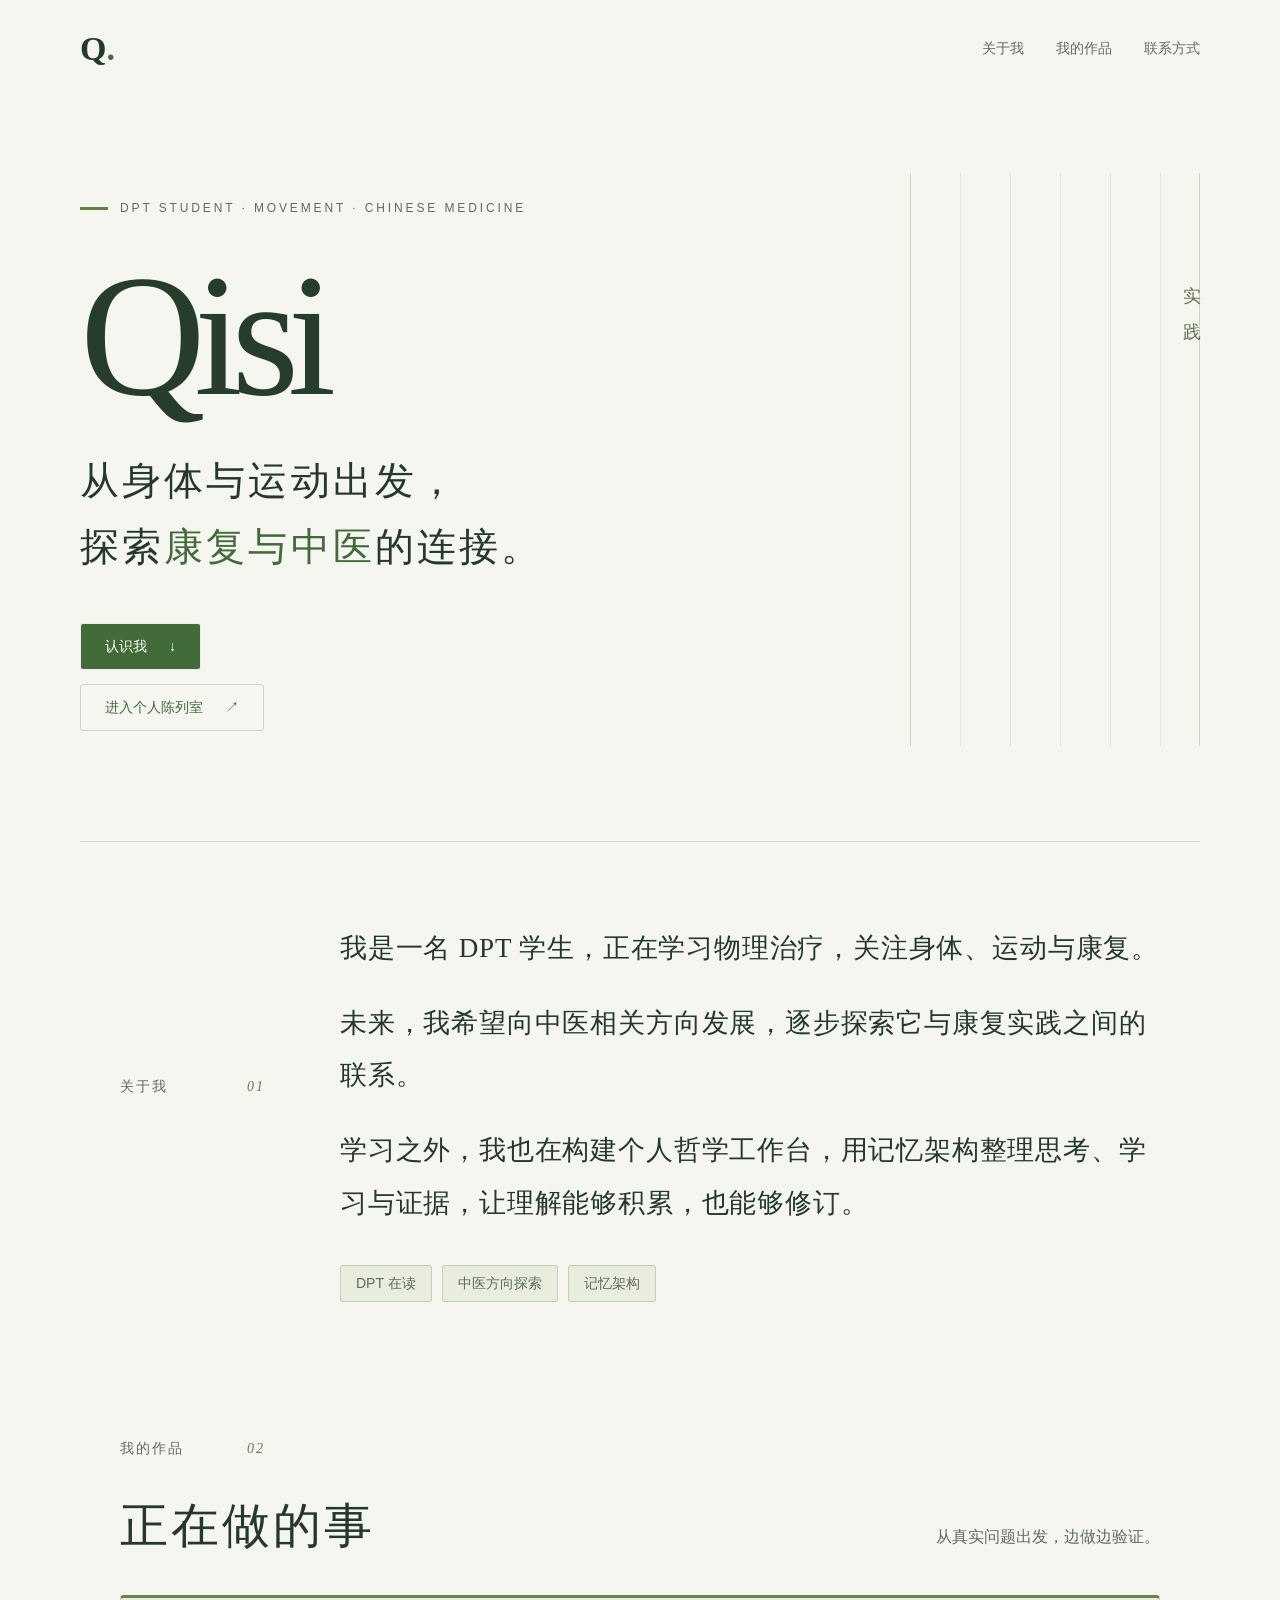
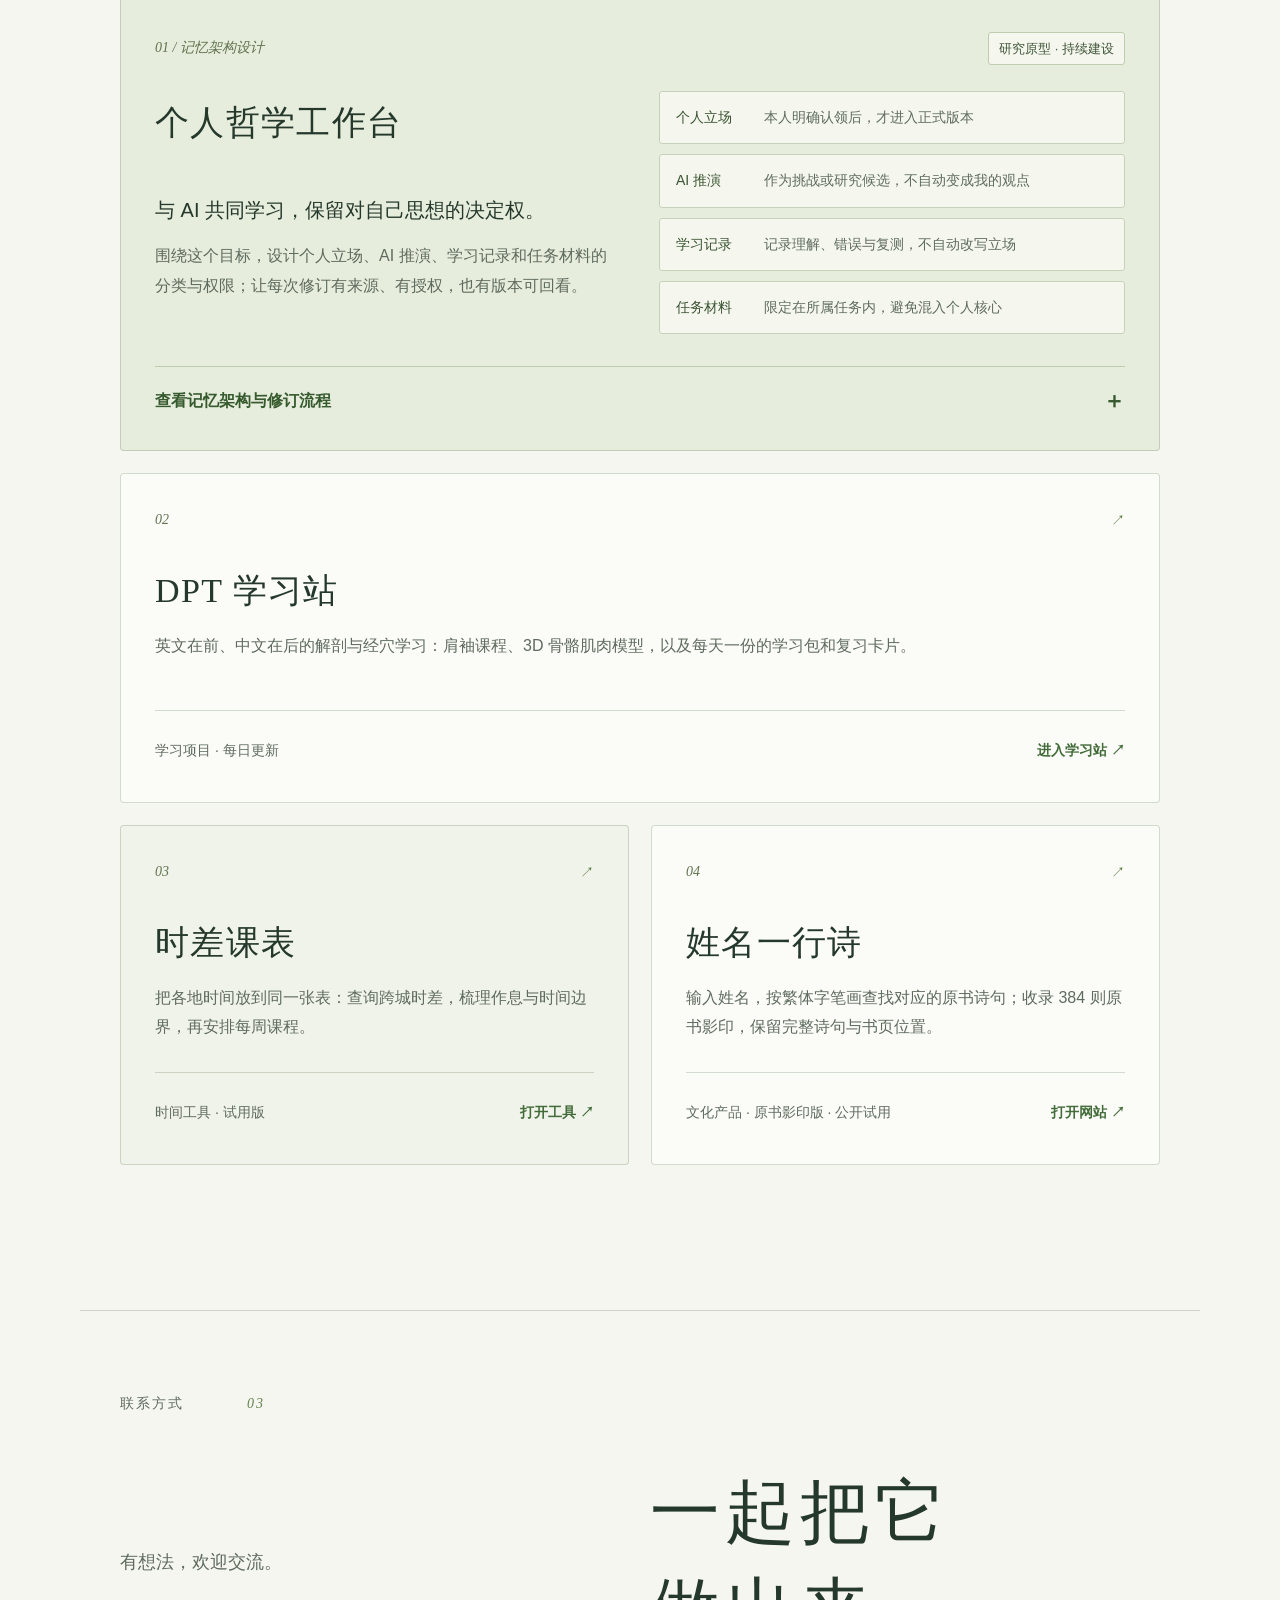
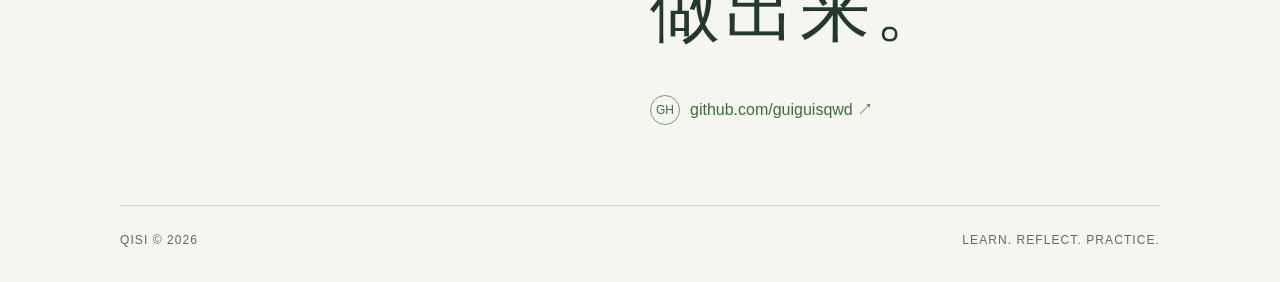
<file: index.html>
<!doctype html>
<html lang="zh-CN">
<head>
  <meta charset="utf-8">
  <meta name="viewport" content="width=device-width, initial-scale=1">
  <meta name="description" content="Qisi，DPT 学生，未来希望向中医相关方向发展。记录学习、个人哲学工作台与工具实践。">
  <meta name="theme-color" content="#f5f6f0">
  <title>Qisi · DPT 学生 · 中医与康复探索</title>
  <style>
    :root{--ink:#25382c;--paper:#f5f6f0;--blue:#426b39;--muted:#5f6b5e;--line:rgba(71,96,55,.22)}
    *{box-sizing:border-box}html{scroll-behavior:smooth;scroll-padding-top:32px}body{margin:0;color:var(--ink);background:#f5f6f0;font:16px/1.8 Arial,"PingFang SC","Microsoft YaHei",sans-serif}a{color:inherit;text-decoration:none}a:focus-visible{outline:2px solid var(--blue);outline-offset:6px;border-radius:6px}::selection{background:#d5e1c5;color:#25382c}
    .site-nav{max-width:1200px;margin:auto;padding:32px 40px;display:flex;align-items:center;justify-content:space-between}.monogram{font:600 34px/1 Georgia,serif}.monogram span{color:var(--blue)}.nav-links{display:flex;gap:32px;font-size:14px;color:var(--muted)}.nav-links a{transition:color .2s}.nav-links a:hover{color:var(--blue)}
    .hero{position:relative;isolation:isolate;max-width:1200px;margin:auto;min-height:680px;padding:100px 40px 110px;display:flex;flex-direction:column;align-items:flex-start;text-align:left}.hero::before{content:"";position:absolute;z-index:-1;top:75px;bottom:95px;right:40px;width:24%;border-left:1px solid #b5c6a1;border-right:1px solid #b5c6a1;background:repeating-linear-gradient(90deg,transparent 0 49px,#d7e0ca 49px 50px);opacity:.65}.hero-kicker{display:flex;align-items:center;gap:12px;font-size:12px;letter-spacing:.24em;color:var(--muted)}.hero-kicker span{height:3px;width:28px;flex-shrink:0;background:#648143}.hero h1{font:500 clamp(100px,14vw,174px)/1.06 Georgia,"Times New Roman",serif;letter-spacing:-.065em;margin:24px 0 20px;color:#263d2c}.hero-line{font-family:"Songti SC","STSong",Georgia,serif;font-size:clamp(25px,3.3vw,39px);line-height:1.7;letter-spacing:.08em;margin:0;max-width:850px}.hero-line em{font-style:normal;color:var(--blue)}.down-link{margin-top:42px;border:1px solid rgba(255,255,255,.9);border-radius:3px;padding:10px 24px;background:#426b39;color:#fff;box-shadow:none;font-size:14px}.down-link span{margin-left:18px;color:inherit}.hero-mark{position:absolute;right:35px;top:180px;font:18px/2 "Songti SC",serif;letter-spacing:.25em;color:#60704f}
    .section{max-width:1120px;padding:80px 40px;margin:auto}.section-label{display:flex;justify-content:space-between;align-items:center;width:145px;font-size:14px;letter-spacing:.14em;color:var(--muted)}.section-label span{font:italic 14px Georgia,serif;color:#64814d}.about{display:grid;grid-template-columns:180px minmax(0,1fr);gap:0 40px;border-top:1px solid var(--line)}.about-copy p{margin:0 0 22px;font-size:clamp(20px,2.3vw,27px);font-family:"Songti SC","STSong",serif;line-height:1.95;letter-spacing:.03em}.principles{grid-column:2;display:flex;flex-wrap:wrap;gap:10px;margin-top:14px}.principles span{font-size:14px;color:var(--muted);border:1px solid var(--line);border-radius:3px;padding:5px 15px;background:#e8edde}
    .work{padding-top:54px}.work-heading{display:flex;justify-content:space-between;align-items:baseline;gap:24px;margin:30px 0 36px}.work-heading h2{font:400 clamp(34px,4vw,48px)/1.4 "Songti SC","STSong",serif;letter-spacing:.06em;margin:0}.work-heading p{margin:0;color:var(--muted)}.project-grid{display:grid;grid-template-columns:repeat(2,minmax(0,1fr));gap:22px}.project-card{position:relative;min-width:0;padding:34px;min-height:330px;display:flex;flex-direction:column;border:1px solid var(--line);border-radius:4px;background:#fbfcf8;box-shadow:none;transition:transform .3s,box-shadow .3s}.project-card:hover{transform:translateY(-2px);box-shadow:0 8px 20px #35492c0d}.project-card.featured{grid-column:1/-1;display:grid;grid-template-columns:1fr 1fr;gap:0 45px;background:#e7eddd;border-top:3px solid #68834d}.card-top{display:flex;justify-content:space-between;align-items:center;grid-column:1/-1}.project-index{font:italic 14px Georgia,serif;color:#61724e}.spark{font-size:14px;color:#5a793f}.project-card h3{margin:34px 0 18px;font:400 clamp(27px,3vw,34px)/1.4 "Songti SC","STSong",serif;letter-spacing:.04em}.project-card>p{color:var(--muted);margin:0 0 30px;font-size:16px}.featured h3{grid-column:1;grid-row:2}.featured>p{grid-column:1;grid-row:3}.memory-layers{grid-column:2;grid-row:2/4;align-self:center;display:grid;gap:10px;margin:24px 0}.memory-layer{display:grid;grid-template-columns:90px 1fr;gap:12px;padding:13px 16px;border-radius:3px;border:1px solid #c7d2bb;background:#f5f7ef;font-size:14px}.memory-layer strong{font-weight:500;color:#3b5432}.memory-layer span{color:var(--muted)}.card-bottom{display:flex;justify-content:space-between;align-items:center;flex-wrap:wrap;gap:14px;grid-column:1/-1;border-top:1px solid var(--line);padding-top:22px;margin-top:auto;font-size:14px}.card-bottom>span{color:var(--muted)}.card-bottom a{color:var(--blue);font-weight:600;padding:5px 0}.timetable{background:#f0f3e9}
    .contact{max-width:1120px;margin:65px auto 0;border-top:1px solid var(--line);padding-bottom:30px;background:transparent}.contact-content{display:grid;grid-template-columns:1fr 1fr;align-items:center;margin-top:48px;gap:20px}.contact-kicker{color:var(--muted);margin:0;font-size:18px}.contact h2{font:400 clamp(42px,6vw,70px)/1.4 "Songti SC","STSong",serif;letter-spacing:.07em;margin:0}.contact-link{grid-column:2;display:flex;align-items:center;gap:10px;width:fit-content;max-width:100%;overflow-wrap:anywhere;font-size:16px;margin-top:15px;color:var(--blue)}.gh-mark{flex-shrink:0;display:grid;place-items:center;width:30px;height:30px;border:1px solid #839571;border-radius:50%;font-size:12px}footer{display:flex;justify-content:space-between;flex-wrap:wrap;gap:14px;border-top:1px solid var(--line);margin-top:80px;padding-top:24px;color:var(--muted);font-size:12px;letter-spacing:.09em}
    @media(max-width:720px){.site-nav{padding:25px 22px}.nav-links{gap:18px;font-size:14px}.hero{min-height:590px;padding:80px 22px 80px}.hero-kicker{font-size:12px;letter-spacing:.06em;flex-wrap:wrap}.hero h1{font-size:115px}.hero-line{font-size:25px;letter-spacing:.02em}.hero-mark{display:none}.hero::before{right:22px;width:16%;opacity:.35}.section{padding:58px 22px}.about{grid-template-columns:1fr;gap:28px}.principles{grid-column:1;margin:0}.work-heading{display:block}.work-heading p{margin-top:12px}.project-grid{grid-template-columns:1fr}.project-card{padding:25px;min-height:310px;border-radius:4px}.project-card.featured{display:flex;gap:0}.project-card h3{margin-top:26px}.memory-layers{margin:0 0 26px;width:100%}.memory-layer{grid-template-columns:80px 1fr;padding:12px;gap:6px}.contact{margin-top:20px}.contact-content{grid-template-columns:1fr;gap:25px;margin-top:32px}.contact h2{font-size:52px}.contact-link{grid-column:1;font-size:14px}footer{margin-top:55px;line-height:1.7}}
    .project-card.featured{grid-template-columns:minmax(0,1fr) minmax(0,1fr);align-items:start;gap:0 38px}
    .project-card.featured:hover{transform:none;box-shadow:none}
    .project-status{font-size:13px;color:#405638;background:#f5f7ef;border:1px solid #bdcdae;border-radius:3px;padding:4px 10px}
    .featured .card-top{flex-wrap:wrap;gap:12px}
    .featured .workbench-intro{line-height:1.85;max-width:34em}
    .workbench-intro>strong{display:block;color:var(--ink);font-size:20px;font-weight:500;line-height:1.65;margin-bottom:14px}
    .featured .memory-layers{margin:26px 0;min-width:0}
    .featured .memory-layer{grid-template-columns:76px minmax(0,1fr);gap:12px;align-items:start}
    .architecture-details{grid-column:1/-1;border-top:1px solid #bdcdae;width:100%;min-width:0;margin-top:6px}
    .architecture-details>summary{display:flex;justify-content:space-between;align-items:center;gap:20px;padding:20px 0 0;min-height:48px;list-style:none;font-size:16px;font-weight:600;color:#365a2e;cursor:pointer}
    .architecture-details>summary::-webkit-details-marker{display:none}
    .architecture-details>summary:hover{color:#243f1e}
    .architecture-details>summary:focus-visible{outline:2px solid #426b39;outline-offset:5px;border-radius:2px}
    .detail-indicator{font-size:22px;line-height:1;transition:transform .2s}
    .detail-open{display:none}
    .architecture-details[open] .detail-closed{display:none}
    .architecture-details[open] .detail-open{display:inline}
    .architecture-details[open] .detail-indicator{transform:rotate(45deg)}
    .architecture-body{padding-top:30px}
    .architecture-body h4{font-size:18px;line-height:1.6;margin:0 0 9px;font-weight:600;letter-spacing:0}
    .architecture-body p{font-size:16px;line-height:1.85;color:var(--muted);margin:0}
    .design-principles{display:grid;grid-template-columns:repeat(3,minmax(0,1fr));gap:26px;margin-bottom:36px}
    .design-principles>div{border-left:2px solid #879f6c;padding-left:16px}
    .revision-example{border-top:1px solid #bdcdae;padding-top:28px}
    .example-heading{display:flex;align-items:baseline;justify-content:space-between;gap:10px;flex-wrap:wrap;margin-bottom:10px}
    .example-heading h4{margin:0}
    .example-heading>span{font-size:14px;color:#536449}
    .example-premise{max-width:54em}
    .revision-steps{display:grid;grid-template-columns:repeat(3,minmax(0,1fr));gap:1px;padding:0;margin:22px 0;background:#c7d2bb;border:1px solid #c7d2bb;list-style:none}
    .revision-steps li{padding:20px;background:#f5f7ef;min-width:0}
    .step-number{display:block;font:14px/1.5 Georgia,serif;color:#587543;margin-bottom:10px}
    .revision-steps strong{display:block;font-size:16px;margin-bottom:7px;font-weight:600}
    .architecture-body .learning-branch{border-left:3px solid #68834d;padding:14px 18px;background:#dce5cf}
    .learning-branch strong{color:var(--ink)}
    .project-boundary{display:grid;grid-template-columns:100px minmax(0,1fr);gap:20px;border-top:1px solid #bdcdae;padding-top:24px;margin-top:30px}
    .project-boundary h4{font-size:16px}
    @media(max-width:850px){.design-principles{grid-template-columns:1fr;gap:20px}.revision-steps{grid-template-columns:repeat(2,minmax(0,1fr))}}
    @media(max-width:720px){.project-card.featured{display:flex}.featured .card-top{width:100%}.featured .memory-layers{margin:0 0 22px}.featured .memory-layer{grid-template-columns:72px minmax(0,1fr);gap:8px}.workbench-intro>strong{font-size:20px}.project-status{font-size:12px}.architecture-body{padding-top:26px}.project-boundary{grid-template-columns:1fr;gap:6px}.project-boundary h4{margin:0}.revision-steps{grid-template-columns:1fr}.revision-steps li{padding:17px}.hero h1{font-size:clamp(80px,25vw,115px)}}
    @media(prefers-reduced-motion:reduce){html{scroll-behavior:auto}*,*::before,*::after{transition:none!important}}
  </style>
</head>
<body>
  <nav class="site-nav" aria-label="页面导航"><a class="monogram" href="#top" aria-label="返回顶部">Q<span>.</span></a><div class="nav-links"><a href="#about">关于我</a><a href="#work">我的作品</a><a href="#contact">联系方式</a></div></nav>
  <main>
    <section class="hero" id="top"><div class="hero-kicker"><span></span> DPT STUDENT · MOVEMENT · CHINESE MEDICINE</div><h1>Qisi</h1><p class="hero-line">从身体与运动出发，<br>探索<em>康复与中医</em>的连接。</p><a class="down-link" href="#about">认识我 <span aria-hidden="true">↓</span></a><a class="down-link showroom-link" href="/showroom/" style="margin-top:14px;background:transparent;color:var(--blue);border-color:var(--line)">进入个人陈列室 <span aria-hidden="true">↗</span></a><div class="hero-mark" aria-hidden="true">实<br>践</div></section>
    <section class="section about" id="about"><div class="section-label">关于我 <span>01</span></div><div class="about-copy"><p>我是一名 DPT 学生，正在学习物理治疗，关注身体、运动与康复。</p><p>未来，我希望向中医相关方向发展，逐步探索它与康复实践之间的联系。</p><p>学习之外，我也在构建个人哲学工作台，用记忆架构整理思考、学习与证据，让理解能够积累，也能够修订。</p></div><div class="principles" aria-label="关注方向"><span>DPT 在读</span><span>中医方向探索</span><span>记忆架构</span></div></section>
    <section class="section work" id="work"><div class="section-label">我的作品 <span>02</span></div><div class="work-heading"><h2>正在做的事</h2><p>从真实问题出发，边做边验证。</p></div><div class="project-grid">
      <article class="project-card featured" id="architecture" aria-labelledby="workbench-title">
        <div class="card-top"><span class="project-index">01 / 记忆架构设计</span><span class="project-status">研究原型 · 持续建设</span></div>
        <h3 id="workbench-title">个人哲学工作台</h3>
        <p class="workbench-intro"><strong>与 AI 共同学习，保留对自己思想的决定权。</strong>围绕这个目标，设计个人立场、AI 推演、学习记录和任务材料的分类与权限；让每次修订有来源、有授权，也有版本可回看。</p>
        <div class="memory-layers" aria-label="记忆架构的四类材料及其边界">
          <div class="memory-layer"><strong>个人立场</strong><span>本人明确认领后，才进入正式版本</span></div>
          <div class="memory-layer"><strong>AI 推演</strong><span>作为挑战或研究候选，不自动变成我的观点</span></div>
          <div class="memory-layer"><strong>学习记录</strong><span>记录理解、错误与复测，不自动改写立场</span></div>
          <div class="memory-layer"><strong>任务材料</strong><span>限定在所属任务内，避免混入个人核心</span></div>
        </div>
        <details class="architecture-details">
          <summary><span><span class="detail-closed">查看记忆架构与修订流程</span><span class="detail-open">收起架构说明</span></span><span class="detail-indicator" aria-hidden="true">＋</span></summary>
          <div class="architecture-body">
            <div class="design-principles">
              <div><h4>来源可定位</h4><p>区分用户原话、AI 推演和外部证据，让每条材料的来处可以核对。</p></div>
              <div><h4>授权有边界</h4><p>允许继续研究，不等于接受研究结论。立场修订需要另行确认。</p></div>
              <div><h4>版本可追溯</h4><p>确认后的修改形成新版本，保留旧版本与修订依据，支持审计和恢复。</p></div>
            </div>
            <section class="revision-example" aria-labelledby="revision-title">
              <div class="example-heading"><h4 id="revision-title">一个判断，怎样成为正式立场？</h4><span>虚构示例 · 设计流程</span></div>
              <p class="example-premise">假设我提出：“准备充分之后，才应该开始实践。”下面用这个情境解释设计，并非已完成的自动化运行演示。</p>
              <ol class="revision-steps">
                <li><span class="step-number" aria-hidden="true">01</span><strong>暂时提出判断</strong><p>先记录这个想法，不默认它已经是我的正式立场。</p></li>
                <li><span class="step-number" aria-hidden="true">02</span><strong>AI 提出挑战</strong><p>“小规模尝试能否帮助准备？”反例先进入待授权材料。</p></li>
                <li><span class="step-number" aria-hidden="true">03</span><strong>本人授权研究</strong><p>由我决定是否继续探索；这一授权不代表认领结论。</p></li>
                <li><span class="step-number" aria-hidden="true">04</span><strong>保存研究依据</strong><p>记录可定位来源、其他解释、适用边界与可推翻条件。</p></li>
                <li><span class="step-number" aria-hidden="true">05</span><strong>形成修订候选</strong><p>提出有依据的修订建议，等待我决定是否采纳。</p></li>
                <li><span class="step-number" aria-hidden="true">06</span><strong>确认后形成版本</strong><p>采纳后形成新版本，保留旧版本；未采纳则不改写正式立场。</p></li>
              </ol>
              <p class="learning-branch"><strong>答错题，走另一条路径。</strong>更新学习记录与复测安排，不因此自动修改个人立场。</p>
            </section>
            <div class="project-boundary"><h4>当前阶段</h4><p>持续建设中的研究原型。完整可复现演示、公开模板与部分自动化仍待完善；学习效果、跨领域适用性和长期成本尚待验证。</p></div>
          </div>
        </details>
      </article>
      <article class="project-card dpt-study" style="grid-column:1/-1"><div class="card-top"><span class="project-index">02</span><span class="spark" aria-hidden="true">↗</span></div><h3>DPT 学习站</h3><p>英文在前、中文在后的解剖与经穴学习：肩袖课程、3D 骨骼肌肉模型，以及每天一份的学习包和复习卡片。</p><div class="card-bottom"><span>学习项目 · 每日更新</span><a href="/dpt-study/study.html" aria-label="打开 DPT 学习站">进入学习站 ↗</a></div></article>
      <article class="project-card timetable"><div class="card-top"><span class="project-index">03</span><span class="spark" aria-hidden="true">↗</span></div><h3>时差课表</h3><p>把各地时间放到同一张表：查询跨城时差，梳理作息与时间边界，再安排每周课程。</p><div class="card-bottom"><span>时间工具 · 试用版</span><a href="https://shicha-kebiao.guiguisqwd.chatgpt.site/" target="_blank" rel="noopener noreferrer" aria-label="打开时差课表（新窗口）">打开工具 ↗</a></div></article>
      <article class="project-card"><div class="card-top"><span class="project-index">04</span><span class="spark" aria-hidden="true">↗</span></div><h3>姓名一行诗</h3><p>输入姓名，按繁体字笔画查找对应的原书诗句；收录 384 则原书影印，保留完整诗句与书页位置。</p><div class="card-bottom"><span>文化产品 · 原书影印版 · 公开试用</span><a href="https://name-poem.guiguisqwd.chatgpt.site/app/" target="_blank" rel="noopener noreferrer" aria-label="打开姓名一行诗（新窗口）">打开网站 ↗</a></div></article>
    </div></section>
    <section class="section contact" id="contact"><div class="section-label">联系方式 <span>03</span></div><div class="contact-content"><p class="contact-kicker">有想法，欢迎交流。</p><h2>一起把它<br>做出来。</h2><a class="contact-link" href="https://github.com/guiguisqwd" target="_blank" rel="noreferrer"><span class="gh-mark" aria-hidden="true">GH</span> github.com/guiguisqwd ↗</a></div><footer><span>QISI © 2026</span><span>LEARN. REFLECT. PRACTICE.</span></footer></section>
  </main>
</body>
</html>
</file>
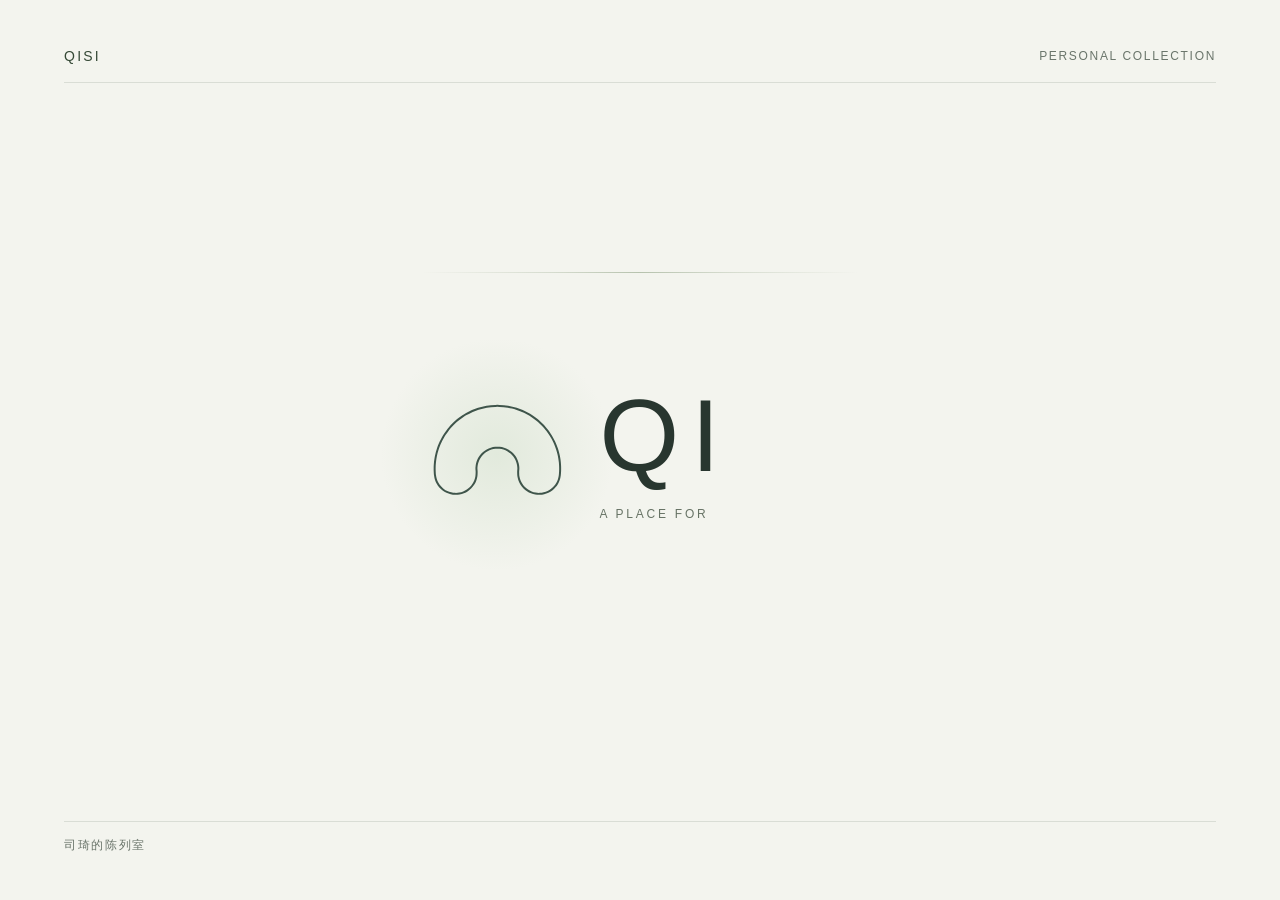
<file: showroom/index.html>
<!doctype html><html lang="zh-CN"><head><meta charset="UTF-8"><meta name="viewport" content="width=device-width,initial-scale=1.0"><meta name="theme-color" content="#f3f4ee"><meta name="description" content="司琦的个人陈列。关于AI、中医与DPT的实践、构想和学习记录。"><title>司琦的陈列室 · QISI</title><link rel="icon" href="data:image/svg+xml,%3Csvg xmlns='http://www.w3.org/2000/svg' viewBox='0 0 64 64'%3E%3Ccircle cx='30' cy='30' r='20' fill='none' stroke='%2328362f' stroke-width='2'/%3E%3Cpath d='m44 44 13 13' stroke='%2328362f' stroke-width='2'/%3E%3C/svg%3E"><style>body{margin:0;background:#f3f4ee}#opening{position:fixed;inset:0;z-index:40;background:#f3f4ee}</style>  <script type="module" crossorigin src="/showroom/assets/index-CiJowilN.js"></script>
  <link rel="stylesheet" crossorigin href="/showroom/assets/index-CGwI_3w3.css">
</head><body data-phase="opening" data-room="hub"><main id="app"><div id="world" tabindex="-1" aria-label="立体档案环"><div id="entry-glow" aria-hidden="true"></div></div><div id="transition-veil" aria-hidden="true"></div>
 <section id="opening" data-stage="mark" aria-label="个人陈列室开场">
  <div class="opening-grid" aria-hidden="true"></div>
  <div class="opening-top"><strong>QISI</strong><span>PERSONAL COLLECTION</span></div>
  <div class="opening-mark" aria-hidden="true">
   <span class="opening-symbol-wrap"><svg class="opening-symbol" viewBox="0 0 120 120" fill="none" stroke-linecap="round" data-symbol="continuous-archive-loop"><path class="mark-loop" d="M31.91 91.66C30.91 90.89 30.06 89.88 29.19 88.93C28.33 87.97 27.51 86.98 26.74 85.95C25.97 84.92 25.24 83.85 24.57 82.76C23.90 81.66 23.27 80.53 22.70 79.38C22.14 78.23 21.62 77.05 21.16 75.85C20.70 74.65 20.30 73.42 19.95 72.18C19.61 70.94 19.32 69.69 19.09 68.42C18.86 67.16 18.69 65.88 18.58 64.60C18.46 63.32 18.41 62.03 18.42 60.74C18.43 59.46 18.50 58.17 18.62 56.89C18.75 55.61 18.94 54.33 19.18 53.07C19.43 51.81 19.73 50.56 20.09 49.32C20.45 48.09 20.87 46.87 21.35 45.68C21.82 44.48 22.35 43.30 22.93 42.16C23.52 41.01 24.15 39.89 24.84 38.80C25.53 37.72 26.27 36.66 27.05 35.64C27.83 34.62 28.67 33.64 29.54 32.70C30.42 31.75 31.34 30.85 32.30 29.99C33.25 29.14 34.26 28.32 35.29 27.56C36.32 26.80 37.40 26.08 38.49 25.41C39.59 24.75 40.73 24.13 41.89 23.57C43.04 23.01 44.23 22.51 45.43 22.06C46.64 21.61 47.87 21.21 49.10 20.87C50.34 20.54 51.61 20.26 52.87 20.04C54.14 19.82 55.42 19.65 56.70 19.55C57.98 19.45 59.27 19.41 60.55 19.42C61.84 19.44 63.13 19.52 64.41 19.65C65.68 19.79 66.96 19.99 68.22 20.24C69.48 20.49 70.73 20.81 71.96 21.18C73.19 21.55 74.41 21.98 75.60 22.46C76.79 22.94 77.97 23.48 79.11 24.07C80.25 24.66 81.37 25.31 82.45 26.00C83.53 26.69 84.58 27.44 85.59 28.23C86.61 29.02 87.59 29.86 88.52 30.74C89.46 31.63 90.35 32.55 91.20 33.52C92.05 34.48 92.86 35.49 93.62 36.53C94.37 37.57 95.08 38.65 95.74 39.75C96.40 40.85 97.00 41.99 97.56 43.15C98.11 44.31 98.61 45.51 99.05 46.71C99.49 47.92 99.88 49.15 100.20 50.39C100.53 51.63 100.80 52.90 101.01 54.16C101.23 55.43 101.38 56.71 101.47 58.00C101.56 59.28 101.60 60.57 101.57 61.85C101.54 63.14 101.46 64.43 101.31 65.70C101.17 66.98 100.96 68.25 100.70 69.51C100.44 70.77 100.11 72.02 99.74 73.25C99.36 74.47 98.92 75.69 98.43 76.88C97.94 78.06 97.39 79.23 96.79 80.37C96.19 81.51 95.54 82.62 94.84 83.70C94.14 84.77 93.38 85.82 92.59 86.83C91.79 87.84 90.94 88.82 90.05 89.74C89.16 90.66 88.28 91.68 87.22 92.36C86.16 93.03 84.91 93.60 83.68 93.81C82.45 94.02 81.06 93.94 79.86 93.59C78.66 93.25 77.44 92.57 76.51 91.75C75.58 90.92 74.76 89.78 74.28 88.63C73.80 87.48 73.56 86.10 73.62 84.86C73.68 83.62 74.07 82.28 74.65 81.18C75.24 80.07 76.29 79.22 77.12 78.24C77.96 77.26 78.88 76.35 79.64 75.32C80.39 74.28 81.07 73.17 81.65 72.03C82.23 70.89 82.73 69.69 83.12 68.47C83.52 67.25 83.82 65.98 84.01 64.71C84.21 63.45 84.31 62.15 84.30 60.87C84.29 59.59 84.18 58.29 83.97 57.03C83.76 55.76 83.45 54.50 83.04 53.29C82.64 52.07 82.13 50.87 81.53 49.74C80.94 48.60 80.25 47.50 79.48 46.48C78.72 45.45 77.86 44.47 76.94 43.58C76.02 42.68 75.02 41.85 73.97 41.12C72.92 40.38 71.80 39.72 70.65 39.16C69.50 38.60 68.29 38.12 67.06 37.75C65.84 37.38 64.56 37.10 63.29 36.92C62.03 36.75 60.73 36.68 59.45 36.71C58.16 36.74 56.87 36.87 55.61 37.10C54.35 37.33 53.09 37.67 51.89 38.09C50.68 38.52 49.49 39.05 48.36 39.67C47.24 40.28 46.15 40.99 45.14 41.78C44.12 42.56 43.16 43.43 42.28 44.37C41.41 45.30 40.59 46.32 39.88 47.38C39.16 48.44 38.52 49.57 37.98 50.73C37.43 51.89 36.98 53.11 36.63 54.35C36.28 55.58 36.02 56.85 35.87 58.13C35.72 59.40 35.67 60.70 35.72 61.98C35.77 63.26 35.93 64.55 36.18 65.81C36.43 67.06 36.79 68.31 37.24 69.51C37.69 70.71 38.24 71.89 38.87 73.01C39.51 74.12 40.24 75.20 41.04 76.20C41.84 77.20 42.88 78.01 43.68 79.01C44.47 80.00 45.37 81.02 45.81 82.18C46.26 83.34 46.46 84.73 46.36 85.97C46.27 87.21 45.85 88.55 45.22 89.62C44.60 90.70 43.65 91.73 42.62 92.43C41.59 93.13 40.29 93.64 39.06 93.83C37.83 94.02 36.43 93.92 35.24 93.56C34.05 93.20 32.92 92.43 31.91 91.66Z" stroke="currentColor" stroke-width="1.7"/></svg></span>
   <div class="opening-word">QISI<small>A PLACE FOR PRACTICE</small></div>
  </div>
  <div class="opening-scan" aria-hidden="true"></div>
  <article class="opening-profile" aria-hidden="true">
   <div class="profile-label">个人介绍 / PROFILE</div>
   <h1>司琦<span>QISI</span></h1>
   <p class="profile-description">关于 AI、中医与 DPT，<br>以及它们之间的实践。</p>
   <div class="profile-fields"><button data-theme="ai"><small>01</small>AI<span>↗</span></button><button data-theme="tcm"><small>02</small>中医<span>↗</span></button><button data-theme="dpt"><small>03</small>DPT<span>↗</span></button></div><p class="profile-hint">选择一个方向，打开陈列。</p>
  </article>
  <div class="opening-bottom"><span>司琦的陈列室</span><span id="opening-status" role="status"></span></div>
 </section>

<div id="interface"><header class="masthead"><div class="location"><button id="home-button" class="icon-button" aria-label="返回个人介绍"><svg viewBox="0 0 24 24"><path d="m14 6-6 6 6 6M8 12h12"/></svg></button><div><span id="room-kicker" class="eyebrow">QISI / COLLECTION</span><h1 id="room-title"></h1></div></div><div class="header-actions"><div id="archive-search" class="archive-search" role="search" aria-label="搜索当前方向档案"><div class="search-field"><svg viewBox="0 0 24 24" aria-hidden="true"><circle cx="10" cy="10" r="6"/><path d="m15 15 5 5"/></svg><input id="archive-query" type="search" placeholder="搜索档案" aria-label="搜索当前方向的项目名称或编号" role="combobox" aria-autocomplete="list" aria-expanded="false" aria-controls="archive-results" autocomplete="off" spellcheck="false"><button type="button" class="search-clear" aria-label="清空搜索" hidden>×</button></div><div class="search-results" hidden><p class="search-status" role="status" aria-live="polite"></p><div id="archive-results" role="listbox" aria-label="当前方向搜索结果"></div></div></div><button id="sound-button" class="icon-button" aria-label="开启音效" aria-pressed="true"></button></div></header>
<section id="archive-interface" aria-label="立体档案选择" hidden><div class="archive-heading"><span id="browse-count" class="browse-count"></span></div><aside class="archive-details"><span id="focus-number"></span><div class="focus-information"><span id="focus-badge" class="eyebrow"></span><h2 id="focus-title"></h2><span id="focus-meta"></span></div><button id="read-file" class="read-file"><span class="access">打开档案 ↗</span></button></aside><div class="dial-hint"><span id="dial-ticks" aria-hidden="true"></span><p></p></div><div id="file-accessibility" class="sr-only" aria-label="预选档案"></div></section></div>
<div id="archive-notice" class="archive-notice" role="status" aria-live="polite" aria-atomic="true"></div><section id="fallback" hidden><h2>以列表阅读</h2><p>当前浏览器未能打开立体展区，仍可阅读收录内容。</p><div id="fallback-files"></div></section><div id="entry-error" hidden role="alert"><span>展区暂未准备好。</span><button id="retry-button">重试</button><button id="list-button">以列表阅读</button><button id="cancel-button">返回介绍</button></div>
 <dialog id="reader" class="reader reader-page" aria-labelledby="reader-title"><div class="reader-wash" aria-hidden="true"></div><div class="reader-top-shade" aria-hidden="true"></div><button id="close-reader" class="close-reader" aria-label="返回档案选择"><svg viewBox="0 0 24 24"><path d="m14 6-6 6 6 6M8 12h12"/></svg><span>返回档案</span></button><span id="reader-location" class="reader-location"></span><div class="reader-scroll" tabindex="0" role="region" aria-label="项目全文"><article id="reader-panel" class="reader-panel"><div class="reader-meta"><span id="reader-eyebrow"></span><time id="reader-date"></time></div><h2 id="reader-title"></h2><p id="reader-summary"></p><div id="reader-themes"></div><figure class="reader-figure"><img id="reader-image" width="1280" height="800" alt="项目抽象示意图"></figure><div id="reader-body"></div><footer class="reader-colophon"></footer></article></div></dialog>
</main></body></html>
</file>
<file: showroom/assets/index-CGwI_3w3.css>
:root{font-family:PingFang SC,Hiragino Sans GB,Microsoft YaHei,sans-serif;font-synthesis:none;color:#273b33;background:#b3bfb7;--ink:#273b33;--muted:#627367;--line:#52645140;--accent:#657a62}*{box-sizing:border-box}body{margin:0;overflow:hidden}button,input,a{-webkit-tap-highlight-color:transparent}button{font:inherit;color:inherit;border:0;background:none;cursor:pointer}button:disabled{opacity:.4;cursor:default}button:focus-visible,input:focus-visible{outline:2px solid #8c7552;outline-offset:5px}button:hover:not(:disabled){color:#111f19}.sr-only{position:absolute;width:1px;height:1px;padding:0;margin:-1px;overflow:hidden;clip:rect(0,0,0,0);white-space:nowrap;border:0}#app,#world,#interface{position:fixed;inset:0}#world{transition:filter .5s}#world canvas{display:block;touch-action:none}#interface{pointer-events:none;transition:opacity .3s}#interface button,#interface input{pointer-events:auto}.masthead{position:absolute;left:34px;right:34px;top:28px;display:flex;justify-content:space-between;align-items:center;z-index:4}.location{display:flex;gap:16px;align-items:center;background:#f2f1e9d9;padding:13px 19px 13px 12px;border:1px solid #fff7;-webkit-backdrop-filter:blur(12px);backdrop-filter:blur(12px)}.location h1{font-size:17px;font-weight:500;margin:4px 0 0;letter-spacing:.09em}.eyebrow{font-size:12px;letter-spacing:.12em;line-height:1.7}.location .eyebrow{font-size:12px;color:#69766b;letter-spacing:.11em}.header-actions{display:flex;align-items:center;gap:10px;background:#f2f1e9c9;padding:7px 9px 7px 17px;border:1px solid #fff7;-webkit-backdrop-filter:blur(12px);backdrop-filter:blur(12px)}.sample-note{font-size:13px;letter-spacing:.08em;color:#697569;margin-right:6px}.icon-button{width:34px;height:34px;display:grid;place-items:center}.icon-button svg,.close-reader svg{width:20px;height:20px;fill:none;stroke:currentColor;stroke-width:1.3}#gallery-labels{position:absolute;inset:0;pointer-events:none;touch-action:none}.gallery-label{position:absolute;transform:translate(-50%);padding:9px 13px 10px;width:190px;text-align:center;pointer-events:auto!important;background:#ecebdfd6;border:1px solid #fff7;box-shadow:0 3px 14px #253b2a0a;transition:background .2s,color .2s;touch-action:none}.gallery-label strong{display:block;font-size:14px;line-height:1.55;font-weight:500;letter-spacing:.025em}.gallery-label small{display:block;font-size:12px;line-height:1.5;letter-spacing:.04em;margin-top:4px;color:#6c7569}.gallery-label .label-number{font-size:12px;letter-spacing:.06em;display:block;color:#697465;margin-bottom:3px}.gallery-label.room-label{width:176px;padding:12px 16px}.gallery-label.room-label strong{font-size:16px;letter-spacing:.08em}.gallery-label.is-hover,.gallery-label:hover,.gallery-label:focus-visible{background:#f5f3e6f5;border-color:#9b8e6a;color:#263e2c}.collection-control{position:absolute;left:50%;bottom:34px;transform:translate(-50%);width:290px;background:#eff0e5dd;border:1px solid #fff6;padding:15px 23px 12px;-webkit-backdrop-filter:blur(14px);backdrop-filter:blur(14px);pointer-events:auto}.collection-caption{display:flex;align-items:center;justify-content:space-between;font-size:13px;line-height:1.5}.collection-caption b{font-size:12px;margin-left:6px;font-weight:400;color:#73806d}.collection-caption #scroll-count{font-size:12px;letter-spacing:.08em;font-variant-numeric:tabular-nums}#collection-scroll{display:block;width:100%;height:24px;appearance:none;background:transparent;margin:6px 0;cursor:ew-resize}#collection-scroll::-webkit-slider-runnable-track{height:2px;background:linear-gradient(to right,#7b886e var(--progress,0%),#c3cbb9 var(--progress,0%))}#collection-scroll::-webkit-slider-thumb{appearance:none;width:33px;height:7px;border-radius:0;background:#596d51;border:1px solid #f4f5e8;margin-top:-2.5px}#collection-scroll::-moz-range-track{height:2px;background:#b7c2ac}#collection-scroll::-moz-range-thumb{width:33px;height:7px;border:0;border-radius:0;background:#596d51}.collection-hint{font-size:12px;color:#76816e;text-align:center;letter-spacing:.03em}.hub-hint{position:absolute;bottom:49px;left:50%;transform:translate(-50%);font-size:14px;letter-spacing:.06em;background:#eff0e7dc;padding:14px 23px;border:1px solid #fff8;white-space:nowrap}.signature{position:absolute;bottom:31px;left:35px;font-size:12px;letter-spacing:.12em;color:#52614f}.signature span{margin:0 7px;color:#7f8e77}body[data-phase=entry] #interface,body[data-phase=intro] #interface{display:none}body[data-phase=transition] #interface{opacity:0;pointer-events:none}body[data-phase=transition] #interface button,body.is-reading #interface button{pointer-events:none!important}body[data-phase=room] #house-button{display:none}#loading{position:fixed;left:50%;top:76%;transform:translate(-50%,-50%);display:flex;gap:15px;align-items:center;z-index:20}.loading-orbit{display:block;width:22px;height:22px;border:1px solid #536b5038;border-top-color:#536b50;border-radius:50%;animation:spin 1.6s linear infinite}#loading.is-error{background:#eff0e8f5;padding:18px 22px;border:1px solid #fff9}#loading.is-error .loading-orbit{display:none}#retry-button{font-size:14px;text-decoration:underline;text-underline-offset:4px}#transition-veil{position:fixed;inset:0;background:radial-gradient(ellipse,#e1e8dc 10%,#aebfb1);opacity:0;pointer-events:none;z-index:8}body.is-reading #world{filter:blur(7px) saturate(.72)}body.is-reading #interface{opacity:.2}dialog{padding:0;border:1px solid #fff9;background:#ecece2f7;color:var(--ink);box-shadow:0 24px 120px #1d33284d}dialog::backdrop{background:#91a5932d}.intro-dialog{position:fixed;left:auto;right:7vw;top:auto;bottom:10vh;margin:0;width:390px;padding:30px 30px 24px}.intro-dialog::backdrop{background:#8b9d8f15}.intro-dialog h2{font-size:27px;font-weight:400;letter-spacing:.08em;line-height:1.4;margin:20px 0 16px}.intro-dialog>p{font-size:16px;line-height:1.9;margin:0 0 23px;color:#566553}.intro-instructions{display:grid;grid-template-columns:22px 1fr;gap:8px 11px;border-top:1px solid var(--line);padding-top:20px}.intro-instructions span{font-size:12px;color:#919980;line-height:26px}.intro-instructions p{font-size:14px;line-height:26px;margin:0}.intro-dialog small{display:block;font-size:12px;color:#7c846f;margin-top:16px}.intro-bottom{display:flex;align-items:center;justify-content:space-between;border-top:1px solid var(--line);margin-top:22px;padding-top:18px}.text-button{font-size:14px;padding:7px 0}.primary-button{font-size:14px;color:#f1f2e5;background:#536c50;padding:13px 17px}.primary-button:hover:not(:disabled){background:#3d583b;color:#fff}.primary-button span{margin-left:17px}.reader-panel{width:min(790px,88vw);height:min(830px,88vh);max-height:92vh;overflow:hidden}.reader::backdrop{background:#c4d0bd73;-webkit-backdrop-filter:blur(2px);backdrop-filter:blur(2px)}.reader-scroll{height:100%;overflow-y:auto;overscroll-behavior:contain;padding:58px 60px 42px;scrollbar-width:thin;scrollbar-color:#a9b99a transparent}.close-reader{position:absolute;right:15px;top:15px;width:33px;height:33px;display:grid;place-items:center;background:#ecece2;z-index:2}.reader-meta{display:flex;justify-content:space-between;gap:14px;color:#728067;font-size:12px;line-height:1.8}.reader h2{font-size:30px;line-height:1.55;letter-spacing:.05em;font-weight:400;margin:19px 0 14px}.reader #reader-summary{font-size:16px;line-height:1.9;color:#56664e}.reader #reader-themes{display:flex;gap:8px;margin:21px 0 26px}.reader #reader-themes span{font-size:12px;padding:5px 8px;border:1px solid #b8c3ac}.reader img{width:100%;display:block;border:1px solid #c7d1bb}.reader #reader-body h3{font-size:18px;font-weight:500;margin:30px 0 10px}.reader #reader-body p{font-size:16px;line-height:2;color:#4f6047}.reader-colophon{font-size:12px;color:#879078;margin-top:30px;padding-top:22px;border-top:1px solid var(--line);line-height:1.8}@keyframes spin{to{transform:rotate(360deg)}}@media(prefers-reduced-motion:reduce){*,*:before,*:after{animation:none!important;transition:none!important}}@media(max-height:760px){.masthead{top:22px;left:27px;right:27px}.location{padding:9px 15px 9px 9px}.collection-control{bottom:22px;padding-top:10px;padding-bottom:8px}.signature{bottom:27px}.gallery-label{width:172px;padding:7px 9px}.gallery-label strong{font-size:14px}.gallery-label small{font-size:12px}.intro-dialog{bottom:7vh;right:5vw;padding:25px;width:360px}.reader-scroll{padding:48px 48px 36px}}@media(max-width:950px){.signature{display:none}.gallery-label,.gallery-label.room-label{width:150px}.location h1{font-size:15px}.sample-note{display:none}.reader-scroll{padding:45px 30px 30px}}@media(max-width:650px){.masthead{left:15px;right:15px;top:15px}.location{gap:7px;padding:8px}.location .eyebrow{font-size:12px}.header-actions{gap:0;padding:7px}.intro-dialog{left:5vw;right:5vw;bottom:7vh;width:auto}.gallery-label,.gallery-label.room-label{width:115px}.gallery-label small{display:none}.gallery-label strong,.gallery-label.room-label strong{font-size:14px}.collection-control{width:270px}.reader-panel{width:94vw}.reader h2{font-size:26px}.reader-meta{flex-wrap:wrap}.hub-hint{font-size:13px}}.gallery-label{background:transparent;border:0;box-shadow:none;text-shadow:0 1px 9px #f1f0df,0 0 3px #f1f0df}.gallery-label:before{content:"";display:block;width:22px;height:1px;background:#7b876d;margin:0 auto 7px;transition:width .18s}.gallery-label .label-number{margin-bottom:3px;font-size:12px}.gallery-label.is-hover,.gallery-label:hover,.gallery-label:focus-visible{background:#f0f0e4b5;border:0}.gallery-label.is-hover:before,.gallery-label:hover:before{width:44px}.gallery-label.room-label{padding:7px 12px}.gallery-label.room-label .label-number,.signature{display:none}body:has(#house-button:focus-visible) #world:after{content:"";position:absolute;left:28%;top:24%;width:47%;height:48%;border:1px solid #e7e0b799;box-shadow:0 0 45px #e9e4c222;pointer-events:none}.gallery-label{color:#26392e;text-shadow:0 1px 2px #f0efdf}.gallery-label small,.gallery-label .label-number{color:#4c5b46}.gallery-label{width:154px;padding:6px 9px 7px;background:#eeeedeeb;border-bottom:1px solid #8b927466;text-shadow:none}.gallery-label:before{display:none}.gallery-label:not(.room-label) small{display:none}.gallery-label .label-number{font-size:11px;line-height:1.4;margin-bottom:1px}.gallery-label strong{font-size:14px;line-height:1.6}.gallery-label.room-label{width:162px;padding:7px 10px}.gallery-label.room-label small{font-size:11px;margin-top:1px}.gallery-label.is-hover,.gallery-label:hover,.gallery-label:focus-visible{background:#f5f4e8;border-bottom:1px solid #8b7953}@media(max-width:650px){.gallery-label,.gallery-label.room-label{width:110px}}:root{color:var(--ink);--ink:#34443b;--theme-light:#eef2e6}.masthead{left:42px;right:42px;top:32px}.location,.header-actions{background:none;border:0;-webkit-backdrop-filter:none;backdrop-filter:none;padding:0}.location{gap:18px}.location h1{font-size:17px;letter-spacing:.14em}.location .eyebrow{font-size:10px;letter-spacing:.16em}.sample-note{font-size:12px;letter-spacing:.13em;opacity:.7}.eyebrow{font-size:11px;letter-spacing:.16em}.hub-hint{background:none;border:0;font-size:13px;letter-spacing:.14em}.gallery-label{width:158px;padding:8px 8px 10px;background:#edf0e4d9}.gallery-label strong{font-size:16px}.gallery-label small{font-size:10px;letter-spacing:.1em}.activation{position:absolute;left:50%;bottom:10vh;transform:translate(-50%);display:flex;flex-direction:column;align-items:center;gap:12px;font-size:13px;letter-spacing:.12em;padding:12px 20px}.activation-mark{font-size:30px;line-height:1;font-weight:300;transition:transform .35s}.activation:hover .activation-mark{transform:scale(1.16)}.archive-heading{position:absolute;top:133px;left:48px;display:flex;gap:25px;align-items:center}.archive-heading .eyebrow{font-size:12px;letter-spacing:.18em}.browse-count{font-size:11px;letter-spacing:.14em;font-variant-numeric:tabular-nums;opacity:.64}.selection-line{position:absolute;left:48px;top:169px;width:180px;height:1px;background:var(--ink);opacity:.36}.focus-information{position:absolute;left:48px;bottom:87px;width:370px}.focus-information h2{font-size:27px;line-height:1.7;font-weight:400;letter-spacing:.07em;margin:9px 0 12px;transition:opacity .12s}.focus-information>span:last-child{font-size:11px;letter-spacing:.13em;opacity:.66}.focus-rule{position:absolute;left:0;top:35px;height:25px;width:240px;background:var(--ink);opacity:0;transition:opacity .1s}.is-moving .focus-information h2{opacity:0}.is-moving .focus-rule{opacity:.7}.read-file{position:absolute;right:50px;bottom:93px;text-align:left;min-width:211px;padding:8px 0 0;border-top:1px solid #5b6d514d}.read-file strong{display:block;font:400 35px/1.7 Arial,sans-serif;letter-spacing:.025em}.read-file .access{display:block;font-size:12px;letter-spacing:.18em;margin-top:13px}.read-file .access span{float:right;font-size:19px;line-height:15px}.read-file:hover .access{text-decoration:underline;text-underline-offset:5px}.read-file:disabled{opacity:.62}.read-file:disabled .access{visibility:hidden}.dial-hint{position:absolute;left:50%;bottom:31px;transform:translate(-50%);text-align:center}.dial-hint p{font-size:11px;letter-spacing:.1em;opacity:.65;margin:12px 0 0}#dial-ticks{display:flex;justify-content:center;gap:16px;align-items:center;height:10px}#dial-ticks i{display:block;width:1px;height:5px;background:var(--ink);opacity:.3;transition:height .2s,opacity .2s}#dial-ticks i.current{height:10px;opacity:1}body[data-phase=engaging] #interface,body[data-phase=extracting] #interface,body[data-phase=returning] #interface{opacity:0;pointer-events:none}body[data-phase=engaging] #interface button,body[data-phase=extracting] #interface button,body[data-phase=returning] #interface button{pointer-events:none!important}body:not([data-phase=entry]):not([data-phase=intro]) #house-button{display:none}body[data-phase=reading] #interface .masthead{opacity:.45}body[data-phase=reading] #interface button{pointer-events:none!important}#loading.is-error #loading-text{position:static;width:auto;height:auto;clip:auto;overflow:visible;white-space:normal}dialog{border:0}dialog::backdrop{background:#91a59318}.reader-panel{position:fixed;top:10vh;right:4.5vw;bottom:auto;left:auto;margin:0;width:43vw;max-width:720px;height:82vh;max-height:90vh;background:#eff1e8ed;border-top:1px solid #a4ae9844;box-shadow:0 18px 90px #3c503c0c;animation:readerIn .45s both}.reader::backdrop{background:#c9d7bd08;-webkit-backdrop-filter:none;backdrop-filter:none}.reader-scroll{padding:48px 45px 40px}.reader-meta{font-size:10px;letter-spacing:.08em}.reader h2{font-size:28px}.reader #reader-summary,.reader #reader-body p{font-size:15px;line-height:1.95}.reader #reader-body h3{font-size:17px}.reader #reader-themes span,.reader-colophon{font-size:11px}.sr-only:focus-within:not(#house-button):not(#hub-table-button){clip:auto;width:auto;height:auto;background:#f2f3e5;padding:10px;bottom:20px;left:40px;top:auto;z-index:30;white-space:normal}#file-accessibility button{display:block;padding:7px}#file-accessibility button:not(:focus){display:none}@keyframes readerIn{0%{opacity:0;transform:translate(12px)}to{opacity:1;transform:none}}@media(max-height:760px){.masthead{top:22px}.archive-heading{top:102px}.selection-line{top:135px}.focus-information{bottom:60px}.focus-information h2{font-size:24px}.read-file{bottom:67px}.dial-hint{bottom:23px}.reader-panel{top:8vh;height:85vh}.reader-scroll{padding:38px 32px}.reader h2{font-size:25px}}@media(max-width:1000px){.masthead{left:25px;right:25px}.archive-heading,.selection-line,.focus-information{left:30px}.focus-information{width:280px}.focus-information h2{font-size:21px}.read-file{right:30px;min-width:160px}.read-file strong{font-size:28px}.reader-panel{width:47vw;right:2vw}.reader-scroll{padding:40px 25px}.sample-note{display:none}.gallery-label{width:145px}}@media(max-width:650px){.masthead{top:20px;left:15px;right:15px}.location{gap:5px}.location h1{font-size:14px}.location .eyebrow{font-size:9px}.header-actions{gap:1px}.gallery-label{width:112px}.gallery-label strong{font-size:13px}.gallery-label small{font-size:8px}.archive-heading{left:20px;top:102px}.selection-line{left:20px;top:135px;width:120px}.focus-information{left:20px;bottom:135px;width:230px}.focus-information h2{font-size:20px}.read-file{left:20px;right:auto;bottom:49px;min-width:180px;display:grid;grid-template-columns:1fr auto;column-gap:25px}.read-file strong{grid-row:2;line-height:1.3;font-size:26px}.read-file .access{grid-column:2;grid-row:2;margin:0;align-self:center}.read-file .access span{float:none;margin-left:10px}.dial-hint{left:auto;right:20px;transform:none;bottom:36px}.dial-hint p{display:none}.reader-panel{width:92vw;right:4vw;top:30vh;height:66vh;background:#f0f2e8f5}.reader-scroll{padding:42px 25px}.activation{bottom:15vh;white-space:nowrap}}.gallery-label.room-label{width:144px;font-size:14px;background:#eeeae0e6;border-bottom:1px solid #938b7966}.gallery-label.room-label small{font-size:12px;letter-spacing:.03em}@media(max-width:1100px){.gallery-label.room-label{width:124px}.gallery-label.room-label strong{font-size:14px}.gallery-label.room-label small{display:none}}.masthead .eyebrow{color:inherit;opacity:.8}.masthead{color:#26352d}.sample-note{opacity:.85}@media(max-width:650px){body[data-room=hub] #gallery-labels{display:flex;gap:8px;justify-content:center;align-items:flex-end;padding:0 12px 100px}body[data-room=hub] .gallery-label.room-label{position:static;transform:none;width:calc((100vw - 40px)/3);padding:12px 4px}body[data-room=hub] .gallery-label.room-label strong{font-size:13px;white-space:nowrap}.masthead .eyebrow{font-size:11px}}.masthead .location,.masthead .header-actions{background:#f0efe7d9;-webkit-backdrop-filter:blur(10px);backdrop-filter:blur(10px);padding:9px 12px;border-radius:2px}body:is([data-phase=browsing],[data-phase=reading],[data-phase=extracting],[data-phase=returning]) #interface{color:#efefe7;--ink:#efefe7}body:is([data-phase=browsing],[data-phase=reading]) .location,body:is([data-phase=browsing],[data-phase=reading]) .header-actions{background:none;border:0;box-shadow:none;-webkit-backdrop-filter:none;backdrop-filter:none}body:is([data-phase=browsing],[data-phase=reading]) .location .eyebrow{color:#d5d9d0}body:is([data-phase=browsing],[data-phase=reading]) button{color:inherit}body:is([data-phase=browsing],[data-phase=reading]) .read-file{border-color:#e5e9db55}body:is([data-phase=browsing],[data-phase=reading]) button:hover{color:#fff}body[data-phase=browsing] #file-accessibility button:focus{color:#253a32}body:is([data-phase=browsing],[data-phase=reading]) .masthead{color:#efefe7}body:is([data-phase=browsing],[data-phase=reading]) .location .eyebrow{color:inherit}body:is([data-phase=browsing],[data-phase=extracting],[data-phase=reading],[data-phase=returning]){--ink:#34423c;color:var(--ink)}body[data-room=tcm]{--archive-ink:#534c40}body[data-room=dpt]{--archive-ink:#35483e}body[data-room=ai]{--archive-ink:#34423c}body[data-phase=browsing] .masthead,body[data-phase=extracting] .masthead,body[data-phase=reading] .masthead,body[data-phase=returning] .masthead{color:var(--archive-ink);text-shadow:none}body[data-phase=browsing] .location,body[data-phase=browsing] .header-actions{background:none;border:0;box-shadow:none;-webkit-backdrop-filter:none;backdrop-filter:none}.masthead .eyebrow{font-size:12px}.masthead h1{font-size:16px}.header-actions{gap:14px}#archive-interface{color:var(--archive-ink);text-shadow:none;pointer-events:none}#archive-interface .archive-heading{position:absolute;top:110px;left:36px;right:auto;display:block;font-size:13px;letter-spacing:.1em}#archive-interface .archive-details{position:absolute;left:71%;right:5%;top:43%;transform:translateY(-18%);pointer-events:auto;display:flex;flex-direction:column;gap:25px}#focus-number{font-size:17px;line-height:1.4;font-weight:500;letter-spacing:.12em;font-variant-numeric:tabular-nums}#archive-interface .focus-information{position:static;inset:auto;width:auto;max-width:none;transform:none;opacity:1;color:inherit}#focus-badge{display:block;min-height:0;font-size:12px;line-height:1.6;letter-spacing:.08em;color:inherit;opacity:.66}#focus-badge:empty,#focus-meta:empty{display:none}#archive-interface #focus-title{font-size:clamp(23px,2.1vw,34px);line-height:1.45;font-weight:500;letter-spacing:.055em;margin:10px 0 16px;white-space:normal;overflow-wrap:anywhere}#focus-meta{font-size:13px;letter-spacing:.04em;line-height:1.6;color:inherit;opacity:.66}#archive-interface .read-file{position:static;inset:auto;transform:none;display:flex;width:100%;min-height:52px;padding:14px 0;border:0;border-top:1px solid #77857855;background:none;box-shadow:none;color:inherit;opacity:1}#archive-interface .read-file .access{display:flex;justify-content:space-between;width:100%;font-size:14px;letter-spacing:.08em;margin:0;gap:18px}#archive-interface .read-file:disabled{opacity:.35;cursor:default}#archive-interface .read-file:hover:not(:disabled){background:none;color:#13251b;transform:none}#archive-interface .dial-hint{position:absolute;left:36px;right:auto;bottom:30px;color:inherit;opacity:.72;text-align:left}#archive-interface .dial-hint p{font-size:12px;letter-spacing:.09em;margin:12px 0 0}#dial-ticks{display:block!important;width:160px;height:1px;position:relative;background:#81908045}#dial-ticks:after{content:"";position:absolute;left:calc(var(--progress,0) * 150px);top:-2px;width:10px;height:5px;background:#637369}.reader-panel{background:#f7f8f2f2;color:#34423c;border:1px solid #cbd1c866;box-shadow:0 14px 55px #29342612;width:min(36vw,540px);right:4vw;top:15vh;bottom:5vh;max-height:80vh;border-radius:2px}.reader::backdrop{background:transparent;-webkit-backdrop-filter:none;backdrop-filter:none}.reader .reader-scroll{padding:38px 34px 40px}.reader h2{font-size:28px;line-height:1.4}.reader h3{font-size:18px}.reader p{font-size:16px;line-height:1.8}.reader .reader-meta,.reader #reader-themes,.reader .reader-colophon{font-size:12px;line-height:1.6}.reader.is-empty .reader-panel{top:42%;bottom:auto;height:auto;min-height:170px;background:transparent;border:0;box-shadow:none}.reader.is-empty .reader-scroll{padding:24px 30px}.reader.is-empty .reader-meta,.reader.is-empty #reader-themes,.reader.is-empty .reader-colophon{display:none}.reader.is-empty h2{font-size:23px;letter-spacing:.1em}.reader.is-empty #reader-summary{font-size:16px;margin-bottom:0}@media(max-width:759px){.masthead{padding:22px 20px}.masthead h1{font-size:14px}.masthead .eyebrow{font-size:12px}.header-actions{gap:4px}.header-actions .sample-note{display:none}#archive-interface .archive-heading{top:104px;left:24px;font-size:12px}#archive-interface .archive-details{inset:auto 26px 45px;transform:none;gap:8px;padding-top:14px;border-top:1px solid #6e7f7033}#archive-interface #focus-number{font-size:14px}#archive-interface #focus-title{font-size:24px;margin:6px 0 8px}#archive-interface .read-file{border-top:0;min-height:44px;padding:10px 0;margin-top:4px}#archive-interface .dial-hint{bottom:18px;left:26px;right:26px;display:flex;justify-content:space-between;align-items:center;gap:20px}#archive-interface .dial-hint p{margin:0;font-size:12px}#dial-ticks{width:90px}#dial-ticks:after{left:calc(var(--progress,0) * 80px)}.reader-panel{inset:54% 18px 18px;width:auto;max-width:none;max-height:44%}.reader .reader-scroll{padding:34px 24px}.reader h2{font-size:24px}.reader.is-empty .reader-panel{top:auto;bottom:50px;min-height:130px}.reader.is-empty .reader-scroll{padding:26px 24px}}body{--archive-paper:#f1f4f7}body[data-room=tcm]{--archive-paper:#f1f4ec}body[data-room=dpt]{--archive-paper:#f4f0f8}#world:after{content:"";position:absolute;inset:0;background:linear-gradient(90deg,transparent 51%,color-mix(in srgb,var(--archive-paper) 82%,transparent) 73%,var(--archive-paper) 93%);pointer-events:none}#interface{-webkit-user-select:none;user-select:none}.reader-panel{-webkit-user-select:text;user-select:text}@media(max-width:759px){#world:after{background:linear-gradient(180deg,transparent 40%,color-mix(in srgb,var(--archive-paper) 82%,transparent) 62%,var(--archive-paper) 76%)}#archive-interface .archive-details{bottom:51px}#archive-interface #focus-title{margin-bottom:8px}.reader.is-empty .reader-panel{background:var(--archive-paper)}}#archive-interface .dial-hint{transform:none}#archive-interface.is-moving .focus-information h2{opacity:1}#archive-interface .read-file:disabled .access{visibility:visible}.reader #reader-summary,.reader #reader-body p{font-size:16px;line-height:1.85}.reader #reader-body h3{font-size:18px}.reader .reader-meta,.reader #reader-themes span,.reader .reader-colophon{font-size:12px}@media(max-width:759px){.reader:not(.is-empty) .reader-panel{top:60%;max-height:38%}}#activate-button.console-control{position:absolute;transform:translate(-50%,-50%);padding:0;border:0;border-radius:48%;background:transparent;touch-action:none;cursor:ew-resize;outline:none}#activate-button.console-control span{position:absolute;top:100%;left:50%;transform:translate(-50%);white-space:nowrap;font-size:14px;line-height:1.7;color:var(--ink);background:#f1f1e9eb;padding:8px 12px;border-radius:2px;opacity:0;pointer-events:none}#activate-button.console-control:focus-visible{outline:1px solid #72877788;outline-offset:3px}#activate-button.console-control:focus-visible span{opacity:1}body[data-phase=theme-picking]{color:#34423c;--ink:#34423c}body[data-phase=theme-picking] .masthead{color:#34423c}body[data-phase=theme-picking] #gallery-labels{display:block;padding:0}body[data-phase=theme-picking] .gallery-label.room-label{position:absolute;transform:translate(-50%);width:150px;padding:10px 5px;background:none;border:0;text-shadow:none}body[data-phase=theme-picking] .gallery-label.room-label strong{font-size:14px;font-weight:400;letter-spacing:.08em}body[data-phase=theme-picking] .gallery-label.room-label small{display:none}body[data-phase=theme-picking] .gallery-label.room-label:hover,body[data-phase=theme-picking] .gallery-label.room-label:focus-visible{background:#f2f4ed99}@media(max-width:759px){#activate-button.console-control span{font-size:12px;white-space:normal;width:230px}body[data-phase=theme-picking] .gallery-label.room-label{width:108px}}.reader:not(.is-empty) .reader-meta{padding-right:42px;flex-wrap:wrap;row-gap:4px}body[data-room=hub][data-phase=hub-table] #gallery-labels{display:block;padding:0}body[data-room=hub][data-phase=hub-table] .gallery-label.room-label{position:absolute;transform:translate(-50%);width:136px;padding:7px 4px;background:none;border:0;text-shadow:0 1px 8px #fff}body[data-room=hub][data-phase=hub-table] .gallery-label.room-label strong{font-size:13px;font-weight:400;letter-spacing:.04em}body[data-room=hub][data-phase=hub-table] .gallery-label.room-label:hover,body[data-room=hub][data-phase=hub-table] .gallery-label.room-label:focus-visible{background:#f7f8f1b8}#house-preview{position:absolute;inset:0;color:#34443b;pointer-events:none}.house-details{position:absolute;left:68%;right:7%;top:43%;transform:translateY(-25%);padding:24px 0;max-width:340px;text-shadow:0 1px 14px #f8f8f2}.house-details .eyebrow{font-size:11px;opacity:.62;letter-spacing:.15em}.house-details h2{font-size:30px;line-height:1.45;font-weight:500;letter-spacing:.06em;margin:15px 0}.house-details p{font-size:15px;line-height:1.9;margin:0 0 26px;max-width:290px}#confirm-house{display:flex;justify-content:space-between;align-items:center;min-height:48px;width:100%;padding:13px 0;border-top:1px solid #6e7f7055;font-size:14px;letter-spacing:.08em}#confirm-house span{font-size:21px}#confirm-house:disabled{opacity:.35}.house-navigation{position:absolute;bottom:34px;left:50%;transform:translate(-50%);display:flex;align-items:center;gap:17px;white-space:nowrap;font-size:12px;letter-spacing:.08em}.house-navigation button{width:42px;height:42px;font-size:19px}.house-navigation small{font-size:12px;opacity:.64;margin-left:10px}body:is([data-phase=house-opening],[data-phase=house-closing],[data-phase=fog-transition]) #interface{opacity:0;pointer-events:none}body:is([data-phase=house-opening],[data-phase=house-closing],[data-phase=fog-transition]) #interface button{pointer-events:none!important}@media(max-aspect-ratio:5/4){.house-details{inset:auto 26px 99px;transform:none;max-width:none;padding:0}.house-details h2{font-size:26px;margin:8px 0}.house-details p{font-size:14px;margin-bottom:12px;max-width:none}.house-navigation{bottom:30px}.house-navigation small{display:none}#house-preview{background:linear-gradient(180deg,transparent 57%,#f0f2ebd9 76%,#f0f2ebf5 100%)}body[data-room=hub][data-phase=hub-table] .gallery-label.room-label{width:100px}.masthead{padding:0}}@media(max-aspect-ratio:5/4){body[data-room=hub][data-phase=hub-table] .gallery-label.room-label{width:88px;padding:6px 1px}body[data-room=hub][data-phase=hub-table] .gallery-label.room-label strong{font-size:12px;white-space:nowrap}}#read-file,#confirm-house{position:absolute!important;width:1px!important;height:1px!important;min-width:0!important;min-height:0!important;padding:0!important;margin:-1px!important;overflow:hidden!important;clip-path:inset(50%)!important;white-space:nowrap!important;pointer-events:none!important;border:0!important}#world:focus{outline:none}.reader{position:fixed;inset:0;margin:0;padding:0;width:100vw;max-width:none;height:100dvh;max-height:none;border:0;background:transparent;box-shadow:none;overflow:hidden;animation:none;-webkit-user-select:none;user-select:none}.reader-interaction{position:absolute;inset:0;touch-action:none;outline:none;cursor:default}.reader-panel{z-index:1;-webkit-user-select:text;user-select:text}.reader-panel .reader-scroll{touch-action:pan-y}.reader .close-reader{opacity:0;pointer-events:none}.reader .close-reader:focus-visible{opacity:1;pointer-events:auto}#hub-table-button:focus-visible{position:fixed;left:50%;top:auto;bottom:28px;transform:translate(-50%);width:auto;height:auto;margin:0;padding:10px 16px;clip:auto;clip-path:none;overflow:visible;background:#f2f3edf0;z-index:5}body:is([data-phase=hub-table-opening],[data-phase=hub-table-closing]) #interface{pointer-events:none}body[data-phase=opening]{background:#f3f4ee}body[data-phase=opening] #interface,body[data-phase=arrival] #interface{opacity:0;pointer-events:none}body:is([data-phase=opening],[data-phase=arrival]) #interface button{pointer-events:none!important}#opening{position:fixed;inset:0;z-index:40;background:#f3f4ee;color:#28362f;overflow:hidden;isolation:isolate;--mark:0;--mark-opacity:1;--profile:0;--scan:0}.opening-grid{position:absolute;inset:0;pointer-events:none;background:linear-gradient(90deg,transparent calc(50% - .5px),#344b3610 50%,transparent calc(50% + .5px))}.opening-top,.opening-bottom{position:absolute;left:clamp(24px,5vw,80px);right:clamp(24px,5vw,80px);display:flex;justify-content:space-between;align-items:center;font-size:12px;line-height:1.6;letter-spacing:.14em;color:#6a756b}.opening-top{top:clamp(24px,5vh,52px);padding-bottom:15px;border-bottom:1px solid #465b4326}.opening-top strong{font-size:14px;font-weight:500;color:#354936;letter-spacing:.16em}.opening-bottom{bottom:clamp(24px,5vh,52px);padding-top:14px;border-top:1px solid #465b4326}.opening-mark{position:absolute;inset:0;display:flex;align-items:center;justify-content:center;gap:32px;opacity:var(--mark-opacity);transform:translateY(calc((1 - var(--mark)) * 8px))}.opening-symbol-wrap{position:relative;display:block;flex:none;width:clamp(84px,11vw,148px)}.opening-symbol-wrap:before{content:"";position:absolute;inset:-36%;border-radius:50%;background:radial-gradient(ellipse,#d0dfcaaa,transparent 68%);opacity:calc(var(--mark) * (1 - var(--mark)) * 3);pointer-events:none}.opening-symbol{position:relative;display:block;width:100%;height:auto;overflow:visible}.opening-symbol .mark-loop{opacity:clamp(0,calc(var(--mark) * 8),1);stroke:#3f554b;stroke-width:1.7;stroke-linejoin:round}.opening-word{font-family:Helvetica Neue,Arial,sans-serif;font-size:clamp(58px,8vw,110px);line-height:1;letter-spacing:.12em;font-weight:300;clip-path:inset(0 calc((1 - var(--mark)) * 100%) 0 0)}.opening-word small{display:block;margin-top:18px;font-family:inherit;font-size:12px;line-height:1.5;font-weight:400;letter-spacing:.23em;color:#677365}.opening-scan{position:absolute;left:0;right:0;top:calc(28% + var(--scan) * 44%);height:1px;background:linear-gradient(90deg,transparent 12%,#71896455 35%,#718964aa 50%,#71896455 65%,transparent 88%);opacity:calc(var(--mark-opacity) * .7);transform:scaleX(var(--mark))}.opening-profile{position:absolute;left:50%;top:50%;width:min(690px,calc(100vw - 48px));transform:translate(-50%,calc(-50% + (1 - var(--profile)) * 18px));opacity:var(--profile);visibility:hidden}#opening:is([data-stage=profile],[data-stage=waiting],[data-stage=revealing]) .opening-profile{visibility:visible}.profile-label{display:flex;gap:12px;align-items:center;font-size:12px;line-height:1.5;color:#657161;letter-spacing:.13em}.profile-label:before{content:"";width:26px;height:2px;background:#70815e}.opening-profile h1{font-size:clamp(52px,7vw,86px);font-weight:400;letter-spacing:.13em;line-height:1.25;margin:26px 0 20px}.opening-profile h1 span{font-family:Helvetica Neue,Arial,sans-serif;font-size:16px;letter-spacing:.2em;color:#778170;margin-left:26px;vertical-align:middle}.profile-description{font-size:clamp(18px,2vw,22px);line-height:1.9;letter-spacing:.045em;margin:0;color:#53614f}.profile-fields{display:flex;gap:0;border-block:1px solid #465b432a;margin-top:38px;padding:19px 0}.profile-fields span{flex:1;display:flex;align-items:center;gap:16px;font-size:15px;line-height:1.6}.profile-fields span+span{border-left:1px solid #465b432a;padding-left:24px}.profile-fields small{font-family:Arial,sans-serif;font-size:12px;color:#89917f}#opening-status{font-size:12px;letter-spacing:.08em}body[data-phase=opening] #loading{z-index:45;top:auto;bottom:82px;left:50%;transform:translate(-50%)}body[data-phase=opening] #loading:not(.is-error){display:none}body[data-phase=opening] #loading.is-error{max-width:calc(100vw - 40px);background:#f3f4ee;box-shadow:0 8px 28px #28362f12}@media(max-width:600px){.opening-top,.opening-bottom{font-size:11px;letter-spacing:.08em}.opening-top>span{font-size:10px}.opening-mark{gap:18px}.opening-word{font-size:58px}.opening-word small{font-size:10px;letter-spacing:.1em}.opening-profile{width:calc(100vw - 56px)}.opening-profile h1{margin-top:24px}.opening-profile h1 span{margin-left:12px;font-size:13px}.profile-description{font-size:18px;line-height:1.9}.profile-fields{margin-top:28px;padding:15px 0}.profile-fields span{gap:8px;font-size:14px}.profile-fields span+span{padding-left:14px}.opening-bottom>span:first-child{max-width:55%}.opening-bottom>span:last-child{text-align:right}}@media(max-height:560px){.opening-top{top:18px;padding-bottom:8px}.opening-bottom{bottom:18px;padding-top:8px}.opening-profile h1{font-size:42px;margin:12px 0}.profile-description{font-size:16px;line-height:1.6}.profile-fields{margin-top:18px;padding:10px 0}.opening-profile{width:min(620px,calc(100vw - 56px))}}@media(prefers-reduced-motion:reduce){.opening-mark,.opening-symbol,.opening-profile{transform:none}.opening-profile{transform:translate(-50%,-50%)}.opening-scan,.opening-symbol-wrap:before{display:none}.opening-symbol .mark-loop{opacity:1}}[hidden]{display:none!important}body[data-phase=home] #opening,body[data-phase=entering] #opening{display:block}#opening .profile-fields{padding:0}#opening .profile-fields button{appearance:none;border:0;background:none;flex:1;min-width:0;display:flex;align-items:center;gap:16px;padding:22px 10px;color:#28362f;text-align:left;font:inherit;font-size:16px;cursor:pointer;transition:background .15s}#opening .profile-fields button+button{border-left:1px solid #465b432a}#opening .profile-fields button small{font-size:12px;color:#89917f}#opening .profile-fields button span{margin-left:auto;color:#718063;flex:none;font-size:18px}#opening .profile-fields button:hover{background:#72846112}#opening .profile-fields button:focus-visible{outline:2px solid #718063;outline-offset:-3px}#opening .profile-fields button:disabled{cursor:default}.profile-hint{margin:16px 0 0;font-size:12px;color:#7c8576;letter-spacing:.08em}#entry-error{position:fixed;z-index:50;bottom:85px;left:50%;transform:translate(-50%);width:max-content;max-width:calc(100vw - 32px);display:flex;gap:12px;align-items:center;background:#f3f4ee;padding:16px;border:1px solid #a7b09d;flex-wrap:wrap}#entry-error button{border:1px solid #a7b09d;background:transparent;padding:8px 12px;cursor:pointer}#interface{pointer-events:none}#fallback{position:fixed;inset:120px 0 0;padding:24px max(24px,calc((100vw - 820px)/2));overflow:auto;background:#f3f4ee}#fallback h2{font-size:25px;font-weight:400}#fallback p{font-size:14px;color:#6b7767}#fallback-files{display:grid;gap:10px;padding-bottom:40px}#fallback-files button{white-space:pre-line;text-align:left;border:1px solid #afb8a8;background:transparent;padding:20px;font:inherit;line-height:1.8;color:#28362f;cursor:pointer}.reader.is-flat .reader-panel{left:max(14px,calc((100vw - 760px)/2));right:max(14px,calc((100vw - 760px)/2));top:5vh;bottom:5vh;width:auto;height:auto;max-width:none;max-height:none;transform:none;animation:none}.reader.is-flat .reader-interaction{pointer-events:none}.reader.is-flat .close-reader{opacity:1;pointer-events:auto}body[data-phase=fallback] #world{visibility:hidden}body{--floor-glow:199 222 239}body[data-room=tcm]{--floor-glow:210 227 197}body[data-room=dpt]{--floor-glow:225 210 239}#world:before{content:"";position:absolute;inset:0;z-index:1;pointer-events:none;background:linear-gradient(to top,rgb(251 252 253/.94),rgb(251 252 253/.76) 9%,rgb(251 252 253/.36) 19%,rgb(251 252 253/.08) 26%,transparent 34%),radial-gradient(ellipse 85% 60% at 32% 110%,rgb(var(--floor-glow)/.38),rgb(var(--floor-glow)/.1) 55%,transparent 85%),radial-gradient(ellipse 110% 90% at 78% 12%,rgb(var(--floor-glow)/.16),transparent 75%),linear-gradient(rgb(var(--floor-glow)/.055),rgb(var(--floor-glow)/.055))}@media(max-width:600px){#opening .profile-fields button{padding:18px 8px;gap:8px;font-size:14px}#opening .profile-fields button span{font-size:16px}#entry-error{bottom:75px}}#entry-glow{position:absolute;inset:0;z-index:2;pointer-events:none;opacity:0;background:radial-gradient(ellipse 48% 57% at 50% 52%,rgb(255 255 255/.72),rgb(255 255 255/.9) 52%,rgb(var(--floor-glow)/.25) 76%,transparent 100%)}.header-actions{gap:18px;align-items:center}.archive-search{position:relative;width:clamp(170px,22vw,260px);pointer-events:auto;color:#48594f;text-shadow:none}.search-field{position:relative;border-bottom:1px solid #71827566;background:transparent}.search-field>svg{position:absolute;left:1px;top:12px;width:16px;height:16px;fill:none;stroke:currentColor;stroke-width:1.3;pointer-events:none;opacity:.7}.search-field input{display:block;box-sizing:border-box;width:100%;height:40px;padding:8px 25px 8px 26px;border:0;border-radius:0;outline:0;background:transparent;color:inherit;font:inherit;font-size:13px;line-height:24px;letter-spacing:.025em;-webkit-user-select:text;user-select:text}.search-field input::placeholder{color:#68796d;opacity:.85}.search-field input::-webkit-search-cancel-button{display:none}.search-field:focus-within{border-color:#455d4f}.search-clear{position:absolute;right:0;top:3px;width:28px;height:34px;padding:0;font-size:21px;line-height:1;background:transparent;color:inherit;opacity:.7}.search-results{position:absolute;top:48px;right:0;width:300px;max-width:calc(100vw - 30px);padding:10px 0;background:#f8faf5f7;border:1px solid #88988b44;box-shadow:0 12px 32px #253b2d0b}.search-status{margin:0;padding:5px 14px 10px;font-size:11px;letter-spacing:.045em;color:#768479}#archive-results{max-height:min(340px,50vh);overflow-y:auto;overscroll-behavior:contain;scrollbar-width:thin}#archive-results [role=option]{display:block;width:100%;padding:11px 14px;border:0;text-align:left;background:transparent;color:#34493d;font:inherit;cursor:pointer}#archive-results [role=option] small{display:block;margin-bottom:5px;font-size:10px;letter-spacing:.09em;color:#7c8a7f}#archive-results [role=option] span{display:block;font-size:13px;line-height:1.6}#archive-results [role=option]:hover,#archive-results [aria-selected=true]{background:#647b6010}.archive-notice{position:fixed;z-index:12;isolation:isolate;left:50%;top:24vh;transform:translate(-50%,4px);max-width:calc(100vw - 48px);padding:12px 20px;border:0;background:transparent;color:#455b4c;font-size:13px;line-height:1.7;letter-spacing:.06em;text-shadow:0 1px 8px rgb(255 255 255/.65);pointer-events:none;opacity:0;transition:opacity .48s ease-in-out,transform .48s ease-in-out;text-align:center}.archive-notice:before{content:"";position:absolute;z-index:-1;inset:-14px -30px;border-radius:50%;background:radial-gradient(ellipse at center,rgb(250 252 248/.68) 0%,rgb(250 252 248/.48) 40%,rgb(250 252 248/.18) 65%,transparent 82%);-webkit-backdrop-filter:blur(9px);backdrop-filter:blur(9px);-webkit-mask-image:radial-gradient(ellipse at center,#000 25%,#000b 48%,transparent 78%);mask-image:radial-gradient(ellipse at center,#000 25%,#000b 48%,transparent 78%);filter:blur(4px)}.archive-notice.is-visible{opacity:1;transform:translate(-50%);transition-duration:.36s}@media(max-width:759px){#interface .masthead{left:15px;right:15px;gap:10px}.location{flex:1;min-width:0;gap:6px}.location>div{min-width:0}.location .eyebrow{font-size:8px;letter-spacing:.06em;white-space:nowrap}.location .icon-button{flex-shrink:0}.header-actions{flex-shrink:0;gap:7px}.archive-search{width:clamp(105px,calc(100vw - 245px),166px)}.search-field input{font-size:12px;padding-left:23px}.search-results{width:270px;right:-37px}.archive-notice{top:20vh;width:max-content;font-size:12px;padding:11px 15px}}@media(prefers-reduced-motion:reduce){.archive-notice{transition:none;transform:translate(-50%)}}body{--reader-blur:0px;--reader-edge-scale:1;--reader-paper:0;--reader-text:0;--reader-y:24px}#world canvas{filter:blur(var(--reader-blur));transform:scale(var(--reader-edge-scale));transform-origin:center}body[data-phase=extracting] #world canvas,body[data-phase=returning] #world canvas{will-change:filter,transform}.reader.reader-page{isolation:isolate;background:transparent;overflow:hidden;color:var(--ink)}.reader-page::backdrop{background:transparent;-webkit-backdrop-filter:none;backdrop-filter:none}.reader-page .reader-wash{position:absolute;inset:0;pointer-events:none;opacity:var(--reader-paper);background:linear-gradient(90deg,color-mix(in srgb,var(--archive-paper) 24%,transparent),color-mix(in srgb,var(--archive-paper) 91%,transparent) 26%,color-mix(in srgb,var(--archive-paper) 98%,transparent) 47% 53%,color-mix(in srgb,var(--archive-paper) 91%,transparent) 74%,color-mix(in srgb,var(--archive-paper) 30%,transparent))}.reader.reader-page .reader-scroll{position:absolute;inset:0;z-index:1;height:100%;padding:0;overflow-y:auto;overflow-x:hidden;overscroll-behavior:contain;scrollbar-gutter:stable both-edges;scrollbar-width:thin;scrollbar-color:#74827655 transparent;touch-action:pan-y;outline:none;scroll-behavior:auto}.reader.reader-page .reader-panel,.reader.reader-page.is-flat .reader-panel,.reader.reader-page.is-empty .reader-panel{position:relative;inset:auto;margin:0 auto;padding:108px 0 90px;width:min(680px,calc(100% - 100px));height:auto;max-width:none;max-height:none;min-height:100%;background:transparent;border:0;border-radius:0;box-shadow:none;animation:none;overflow:visible;opacity:var(--reader-text);transform:translateY(var(--reader-y));-webkit-user-select:text;user-select:text}.reader.reader-page .close-reader{position:fixed;z-index:4;top:25px;left:32px;right:auto;width:auto;height:42px;gap:12px;padding:0 10px 0 0;display:flex;align-items:center;background:transparent;border:0;border-radius:0;opacity:var(--reader-text);pointer-events:auto;color:var(--ink);font-size:14px;letter-spacing:.05em;white-space:nowrap}.reader-page .close-reader svg{width:24px;height:24px;stroke-width:1.2}.reader-page .reader-top-shade{position:absolute;inset:0 0 auto;height:83px;z-index:2;pointer-events:none;background:linear-gradient(var(--archive-paper) 0%,color-mix(in srgb,var(--archive-paper) 90%,transparent) 64%,transparent);opacity:var(--reader-paper)}.reader-page .reader-location{position:absolute;right:40px;top:39px;z-index:3;font-size:12px;line-height:1;letter-spacing:.16em;opacity:var(--reader-text);color:#69766e;pointer-events:none}.reader.reader-page .reader-meta{padding:0;display:flex;justify-content:space-between;gap:20px;font-size:12px;line-height:1.8;letter-spacing:.12em;color:#738174}.reader.reader-page h2{margin:22px 0 24px;font-size:clamp(30px,3.4vw,46px);line-height:1.35;letter-spacing:.025em;font-weight:400;text-wrap:balance}.reader.reader-page #reader-summary{margin:0;max-width:650px;font-size:18px;line-height:1.95;font-weight:400;color:var(--ink);opacity:.82}.reader.reader-page #reader-themes{margin:24px 0 37px;gap:10px}.reader.reader-page #reader-themes span{padding:0 0 0 11px;border:0;border-left:2px solid #9fae9e;font-size:12px;letter-spacing:.1em;line-height:1.3;color:#758174}.reader-page .reader-figure{margin:0 0 42px;max-width:100%}.reader-page .reader-figure:has(img[hidden]){display:none}.reader.reader-page img{width:100%;height:auto;aspect-ratio:1.6;object-fit:contain;border:0;background:#f4f5ee99;display:block}.reader.reader-page #reader-body h3{margin:38px 0 13px;padding-top:24px;border-top:1px solid #8b9d891e;font-size:20px;font-weight:500;letter-spacing:.02em;line-height:1.5}.reader.reader-page #reader-body p{margin:0;font-size:17px;line-height:2.05;color:var(--ink);opacity:.86;overflow-wrap:anywhere}.reader.reader-page .reader-colophon{margin:52px 0 0;padding-top:19px;font-size:12px;line-height:1.8;color:#7c887b;border-top:1px solid #91a18f36}.reader.reader-page.is-empty .reader-panel{display:flex;flex-direction:column;justify-content:center;padding-top:100px;padding-bottom:100px}.reader.reader-page.is-empty .reader-meta{display:flex}.reader.reader-page.is-empty #reader-themes,.reader.reader-page.is-empty .reader-colophon{display:none}.reader.reader-page.is-empty h2{font-size:36px;letter-spacing:.05em}.reader.reader-page.is-empty #reader-summary{font-size:17px}body[data-phase=extracting] .reader-page .reader-scroll,body[data-phase=returning] .reader-page .reader-scroll{pointer-events:none;overflow-y:hidden}@media(max-width:759px){.reader.reader-page .reader-panel,.reader.reader-page.is-flat .reader-panel,.reader.reader-page.is-empty .reader-panel{width:calc(100% - 48px);padding-top:105px;padding-bottom:65px}.reader-page .reader-wash{background:linear-gradient(90deg,color-mix(in srgb,var(--archive-paper) 88%,transparent),color-mix(in srgb,var(--archive-paper) 95%,transparent) 40% 60%,color-mix(in srgb,var(--archive-paper) 88%,transparent))}.reader.reader-page .close-reader{top:19px;left:23px;font-size:14px;gap:8px}.reader-page .reader-location{right:24px;top:35px;font-size:12px;letter-spacing:.08em}.reader.reader-page h2{font-size:32px;line-height:1.42;margin-top:20px}.reader.reader-page #reader-summary{font-size:17px;line-height:1.9}.reader.reader-page #reader-body p{font-size:16px;line-height:2}.reader.reader-page #reader-body h3{font-size:19px}.reader.reader-page #reader-themes{margin-bottom:30px}.reader-page .reader-figure{margin-bottom:32px}}
</file>
